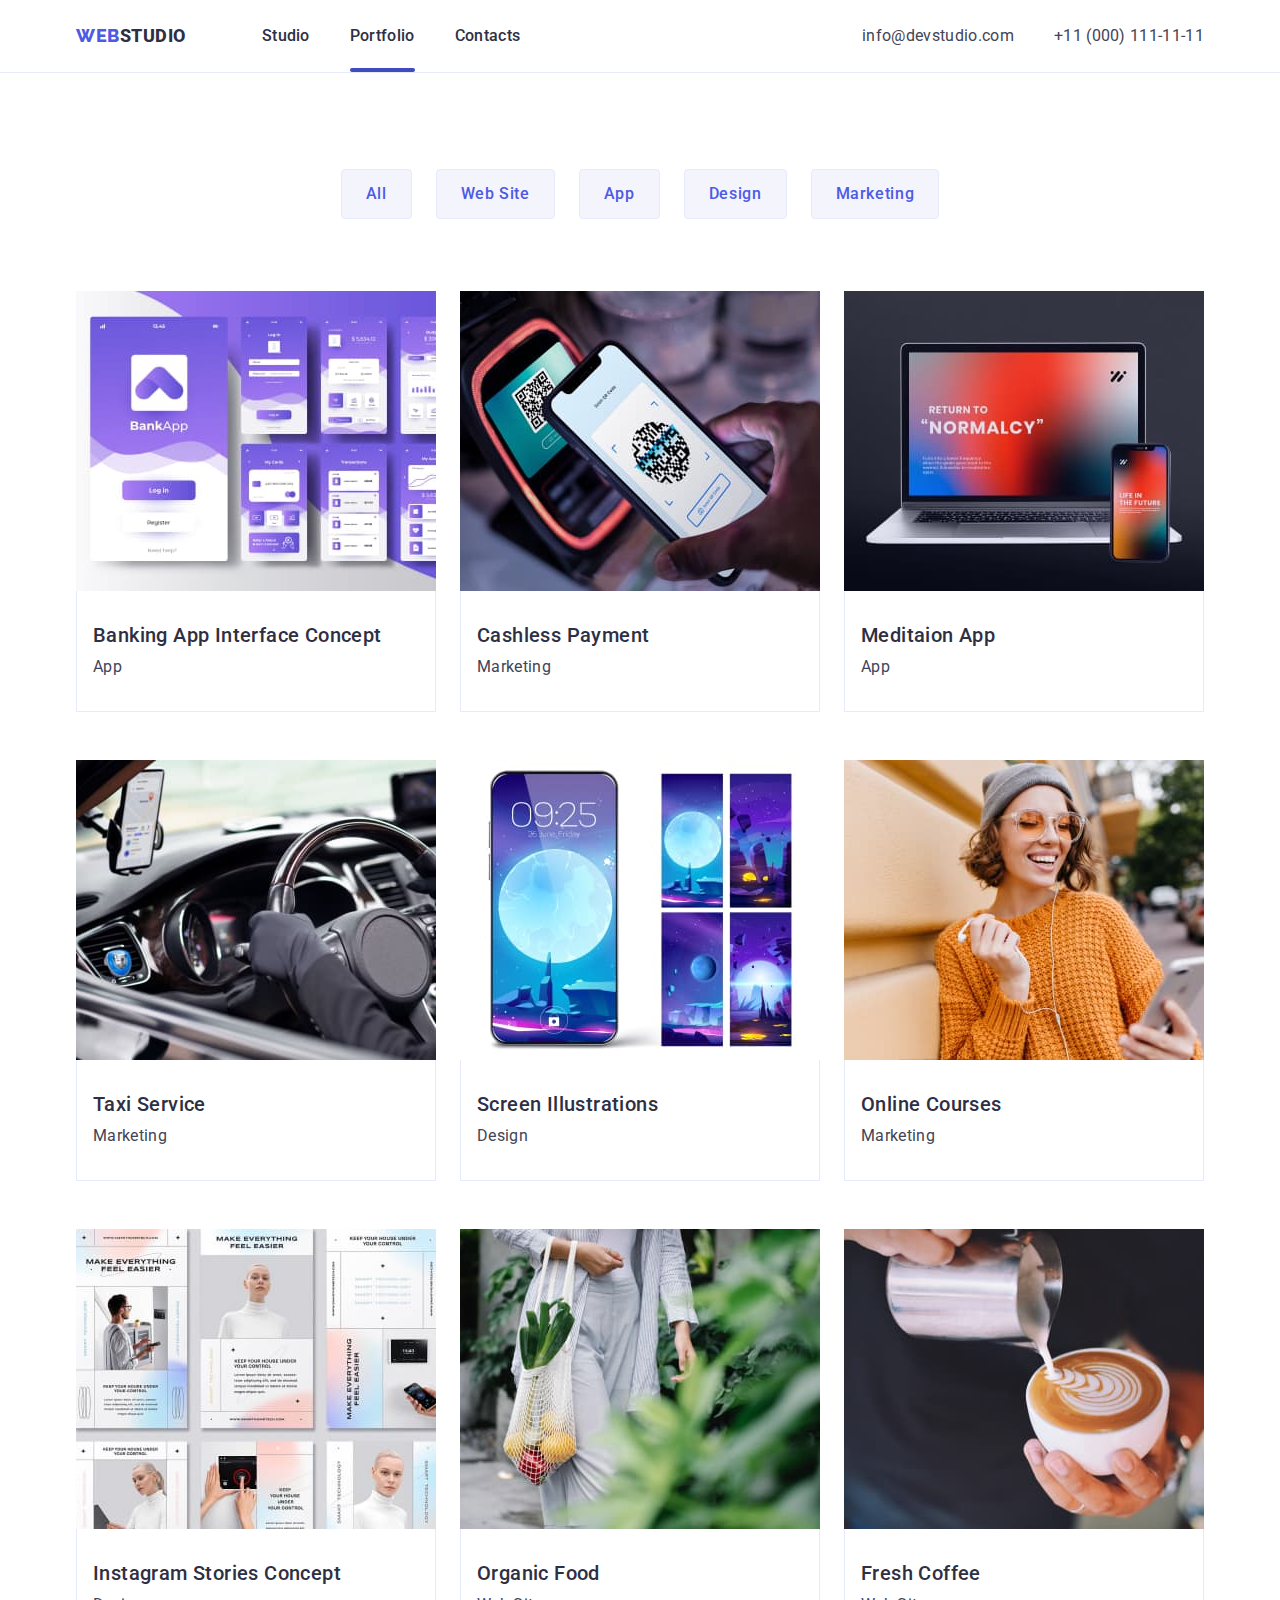
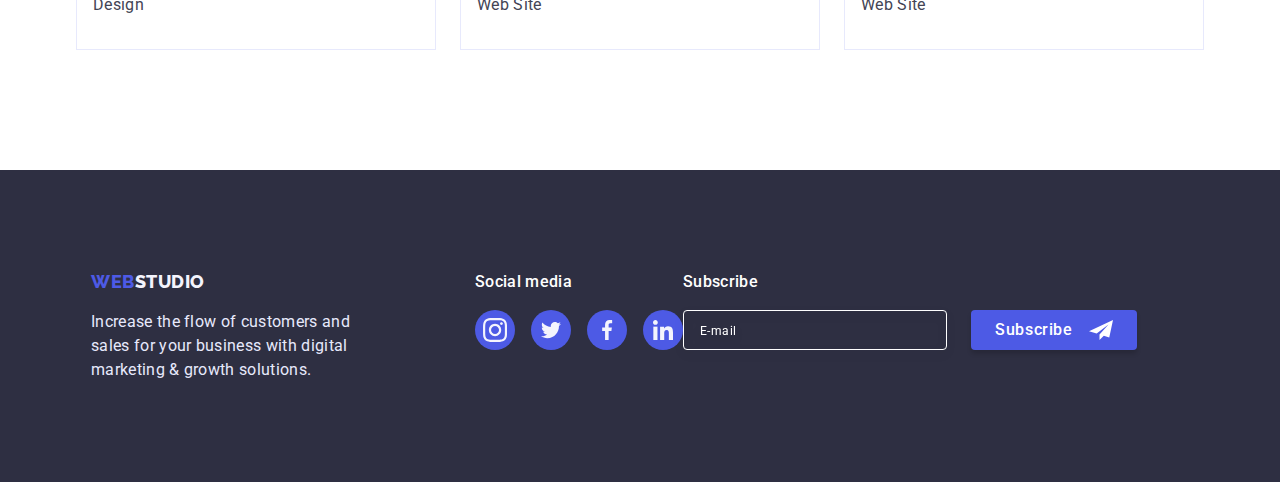
<file: portfolio.html>
<!DOCTYPE html>
<html lang="en">
  <head>
    <meta charset="UTF-8" />
    <meta http-equiv="X-UA-Compatible" content="IE=edge" />
    <meta name="viewport" content="width=device-width, initial-scale=1.0" />
    <title>WebStudio</title>
    <link rel="preconnect" href="https://fonts.googleapis.com" />
    <link rel="preconnect" href="https://fonts.gstatic.com" crossorigin />
    <link
      href="https://fonts.googleapis.com/css2?family=Raleway:wght@800&family=Roboto:wght@400;500;700;900&display=swap"
      rel="stylesheet"
    />
    <link rel="stylesheet" href="./css/styles.css" />
    <link rel="stylesheet" href="./css/mobile.css" />
    <link rel="stylesheet" href="./css/tablet.css" />
    <link rel="stylesheet" href="./css/desktop.css" />
  </head>
  <body>
    <header class="main-header">
      <div class="container">
        <nav class="main-nav">
          <a class="link logo" href="./index.html">
            <span class="logo-part">Web</span>Studio</a
          >
          <ul class="menu list">
            <li class="menu-item">
              <a class="link menu-link" href="./index.html">Studio</a>
            </li>
            <li class="menu-item">
              <a class="link menu-link current" href="./portfolio.html"
                >Portfolio</a
              >
            </li>
            <li class="menu-item">
              <a class="link menu-link" href="">Contacts</a>
            </li>
          </ul>
        </nav>
        <address class="main-address">
          <ul class="list menu-address">
            <li class="addres-item">
              <a class="link contact" href="mailto:info@devstudio.com"
                >info@devstudio.com</a
              >
            </li>
            <li class="addres-item">
              <a class="link contact" href="tel:+110001111111"
                >+11 (000) 111-11-11</a
              >
            </li>
          </ul>
        </address>
      </div>
    </header>
    <main>
      <section class="section-portfolio">
        <div class="container">
          <h1 class="visually-hidden">Portfolio</h1>
          <ul class="prfbtn-list list">
            <li class="prfbnt-item">
              <button class="portfolio-btn" type="button">All</button>
            </li>
            <li class="prfbnt-item">
              <button class="portfolio-btn" type="button">Web Site</button>
            </li>
            <li class="prfbnt-item">
              <button class="portfolio-btn" type="button">App</button>
            </li>
            <li class="prfbnt-item">
              <button class="portfolio-btn" type="button">Design</button>
            </li>
            <li class="prfbnt-item">
              <button class="portfolio-btn" type="button">Marketing</button>
            </li>
          </ul>
          <ul class="portfolio-list list">
            <li class="portfolio-card portfolio-cards">
              <a class="portfolio-link link" href="">
                <div class="portfolio-card-wrapper">
                  <img
                    src="./images/bank.jpg"
                    alt="Banking app"
                    width="360"
                    height="300"
                  />
                  <p class="overlay">
                    14 Stylish and User-Friendly App Design Concepts · Task
                    Manager App · Calorie Tracker App · Exotic Fruit Ecommerce
                    App · Cloud Storage App
                  </p>
                </div>
                <div class="portf-descr">
                  <h3 class="title-portfolio">Banking App Interface Concept</h3>
                  <p class="description-portfolio">App</p>
                </div>
              </a>
            </li>
            <li class="portfolio-card portfolio-cards">
              <a class="portfolio-link link" href="">
                <div class="portfolio-card-wrapper">
                  <img
                    src="./images/cash.jpg"
                    alt="Smartphone in hand"
                    width="360"
                    height="300"
                  />
                  <p class="overlay">
                    14 Stylish and User-Friendly App Design Concepts · Task
                    Manager App · Calorie Tracker App · Exotic Fruit Ecommerce
                    App · Cloud Storage App
                  </p>
                </div>
                <div class="portf-descr">
                  <h3 class="title-portfolio">Cashless Payment</h3>
                  <p class="description-portfolio">Marketing</p>
                </div>
              </a>
            </li>
            <li class="portfolio-card portfolio-cards">
              <a class="portfolio-link link" href="">
                <div class="portfolio-card-wrapper">
                  <img
                    src="./images/meditation.jpg"
                    alt="laptop and smartphone"
                    width="360"
                    height="300"
                  />
                  <p class="overlay">
                    14 Stylish and User-Friendly App Design Concepts · Task
                    Manager App · Calorie Tracker App · Exotic Fruit Ecommerce
                    App · Cloud Storage App
                  </p>
                </div>
                <div class="portf-descr">
                  <h3 class="title-portfolio">Meditaion App</h3>
                  <p class="description-portfolio">App</p>
                </div>
              </a>
            </li>
            <li class="portfolio-card portfolio-cards">
              <a class="portfolio-link link" href="">
                <div class="portfolio-card-wrapper">
                  <img
                    src="./images/taxi.jpg"
                    alt="Taxi"
                    width="360"
                    height="300"
                  />
                  <p class="overlay">
                    14 Stylish and User-Friendly App Design Concepts · Task
                    Manager App · Calorie Tracker App · Exotic Fruit Ecommerce
                    App · Cloud Storage App
                  </p>
                </div>
                <div class="portf-descr">
                  <h3 class="title-portfolio link">Taxi Service</h3>
                  <p class="description-portfolio">Marketing</p>
                </div>
              </a>
            </li>
            <li class="portfolio-card portfolio-cards">
              <a class="portfolio-link link" href="">
                <div class="portfolio-card-wrapper">
                  <img
                    src="./images/screen.jpg"
                    alt="sceen smartphone"
                    width="360"
                    height="300"
                  />
                  <p class="overlay">
                    14 Stylish and User-Friendly App Design Concepts · Task
                    Manager App · Calorie Tracker App · Exotic Fruit Ecommerce
                    App · Cloud Storage App
                  </p>
                </div>
                <div class="portf-descr">
                  <h3 class="title-portfolio">Screen Illustrations</h3>
                  <p class="description-portfolio">Design</p>
                </div>
              </a>
            </li>
            <li class="portfolio-card portfolio-cards">
              <a class="portfolio-link link" href="">
                <div class="portfolio-card-wrapper">
                  <img
                    src="./images/online.jpg"
                    alt="girl with a smartphone"
                    width="360"
                    height="300"
                  />
                  <p class="overlay">
                    14 Stylish and User-Friendly App Design Concepts · Task
                    Manager App · Calorie Tracker App · Exotic Fruit Ecommerce
                    App · Cloud Storage App
                  </p>
                </div>
                <div class="portf-descr">
                  <h3 class="title-portfolio">Online Courses</h3>
                  <p class="description-portfolio">Marketing</p>
                </div>
              </a>
            </li>
            <li class="portfolio-card portfolio-cards">
              <a class="portfolio-link link" href="">
                <div class="portfolio-card-wrapper">
                  <img
                    src="./images/insta.jpg"
                    alt="stories Instagram"
                    width="360"
                    height="300"
                  />
                  <p class="overlay">
                    14 Stylish and User-Friendly App Design Concepts · Task
                    Manager App · Calorie Tracker App · Exotic Fruit Ecommerce
                    App · Cloud Storage App
                  </p>
                </div>
                <div class="portf-descr">
                  <h3 class="title-portfolio">Instagram Stories Concept</h3>
                  <p class="description-portfolio">Design</p>
                </div>
              </a>
            </li>
            <li class="portfolio-card portfolio-cards">
              <a class="portfolio-link link" href="">
                <div class="portfolio-card-wrapper">
                  <img
                    src="./images/food.jpg"
                    alt="vegetables in a bag"
                    width="360"
                    height="300"
                  />
                  <p class="overlay">
                    14 Stylish and User-Friendly App Design Concepts · Task
                    Manager App · Calorie Tracker App · Exotic Fruit Ecommerce
                    App · Cloud Storage App
                  </p>
                </div>
                <div class="portf-descr">
                  <h3 class="title-portfolio">Organic Food</h3>
                  <p class="description-portfolio">Web Site</p>
                </div>
              </a>
            </li>
            <li class="portfolio-card portfolio-cards">
              <a class="portfolio-link link" href="">
                <div class="portfolio-card-wrapper">
                  <img
                    src="./images/coffee.jpg"
                    alt="cup of coffee"
                    width="360"
                    height="300"
                  />
                  <p class="overlay">
                    14 Stylish and User-Friendly App Design Concepts · Task
                    Manager App · Calorie Tracker App · Exotic Fruit Ecommerce
                    App · Cloud Storage App
                  </p>
                </div>
                <div class="portf-descr">
                  <h3 class="title-portfolio">Fresh Coffee</h3>
                  <p class="description-portfolio">Web Site</p>
                </div>
              </a>
            </li>
          </ul>
        </div>
      </section>
    </main>
    <footer class="footer">
      <div class="container social-section">
        <div>
          <a class="link logo-footer" href="./index.html"
            ><span class="logo-part">Web</span>Studio</a
          >
          <div>
            <div class="social-media"></div>
            <div class="footer-p">
              <p class="footer-description">
                Increase the flow of customers and sales for your business with
                digital marketing & growth solutions.
              </p>
            </div>
          </div>
        </div>

        <div class="social-media">
          <p class="social-title">Social media</p>
          <ul class="list social-list-item">
            <li>
              <a href="" class="social-list-link">
                <svg class="social-list-icon" width="24" height="24">
                  <use href="./images/icons.svg#icon-instagram"></use>
                </svg>
              </a>
            </li>
            <li>
              <a href="" class="social-list-link">
                <svg class="social-list-icon" width="20" height="20">
                  <use href="./images/icons.svg#icon-twitter"></use>
                </svg>
              </a>
            </li>
            <li>
              <a href="" class="social-list-link">
                <svg class="social-list-icon" width="20" height="20">
                  <use href="./images/icons.svg#icon-facebook"></use>
                </svg>
              </a>
            </li>
            <li>
              <a href="" class="social-list-link">
                <svg class="social-list-icon" width="20" height="20">
                  <use href="./images/icons.svg#icon-linkedin"></use>
                </svg>
              </a>
            </li>
          </ul>
        </div>
        <div>
          <p class="footer-form-title">Subscribe</p>
          <form class="footer-form">
            <label class="footer-form-fieid">
              <input
                type="text"
                name="user-email"
                class="footer-form-input"
                required
                pattern="[a-zA-Zа-я@]+"
                title="xxxx@xxx.xxx"
                placeholder="E-mail"
              />
            </label>
            <button type="submit" class="footer-form-submit">
              <span class="footer-btn-title">Subscribe</span>
              <svg class="footer-form-icon">
                <use href="./images/icons.svg#icon-Frame-footer"></use>
              </svg>
            </button>
          </form>
        </div>
      </div>
    </footer>
  </body>
</html>
</file>
<file: css/styles.css>
*,
*::before,
*::after {
  box-sizing: border-box;
}
:root {
  --accent-color: #404bbf;
  --praimary-text-color: #2e2f42;
  --secondary-text-color: #434455;
}
h1,
h2,
h3,
h4,
p {
  margin: 0;
}
ul,
ol {
  margin: 0;
  padding: 0;
}
img {
  display: block;
  max-width: 100%;
  width: 100%;
  height: auto;
}
button {
  cursor: pointer;
}

.link {
  text-decoration: none;
}
.list {
  list-style: none;
}

body {
  font-family: "Roboto", sans-serif;
  color: #2e2f42;
  margin: 0;
}
.container {
  width: 100%;
  margin: 0 auto;
  padding-left: 15px;
  padding-right: 15px;
}

@media screen and (min-width: 480px) {

  .container{
    max-width: 428px;
  }
}
@media screen and (min-width: 768px) {
  .container{
    max-width: 768px;
  }
}
@media screen and (min-width: 1158px) {
  .container{
    max-width: 1158px;
  }
}
@media screen and (max-width: 767px) {
  .menu{
    display: none;
  }
  .menu-address{
    display: none;
  } 
  .doing-none{
    display: none;
  }
  .strategies-icon{
    display: none;
  }
}
@media screen and (min-width: 768px) {
  .mobile-menu{
    display: none;
  }
  .mobile-menu-open{
    display: none;
  }
  .doing-none{
    display: none;
  }
  .strategies-icon{
    display: none;
  }
}
.logo-part {
  font-family: "Raleway", sans-serif;
  font-weight: 800;
  font-size: 18px;
  line-height: 1.33;
  letter-spacing: 0.03em;
  text-transform: uppercase;
  color: #4d5ae5;
}
.logo {
  font-weight: 800;
  font-size: 18px;
  line-height: 1.33;
  letter-spacing: 0.03em;
  text-transform: uppercase;
  color: var(--praimary-text-color);
}

.studio-btn {
  font-family: "Roboto";
  font-style: normal;
  font-weight: 500;
  font-size: 16px;
  line-height: 1.5;
  display: flex;
  align-items: center;
  letter-spacing: 0.04em;
  color: #ffffff;
  background-color: #4d5ae5;
  cursor: pointer;
  box-shadow: 0px 4px 4px rgba(0, 0, 0, 0.15);
  border-radius: 4px;
  padding: 16px 32px;
  border: none;
  transition: background-color 250ms cubic-bezier(0.4, 0, 0.2, 1);
}
.studio-btn:hover,
.studio-btn:focus {
  background-color: var(--accent-color);
}



.main-title {
  font-weight: 700;
  text-align: center;
  letter-spacing: 0.02em;
  color: #ffffff;
  margin-left: auto;
  margin-right: auto;
}
.hero {
  background-color: var(--praimary-text-color);
  margin: auto;
  background-repeat: no-repeat;
  background-size: cover;
}
.hero-section {
  display: flex;
  flex-direction: column;
  align-items: center;
}
.info-list{
  padding-top: 32px;
  padding-bottom: 32px;
}
.title {
  font-weight: 500;
  font-size: 20px;
  line-height: 1.2;
  letter-spacing: 0.02em;
  color: var(--praimary-text-color);
  text-align: center;
  margin-bottom: 8px;
}
.title-strategies {
  line-height: 1.2;
  letter-spacing: 0.02em;
  color: var(--praimary-text-color);
  margin-bottom: 8px;
}
.studio-title {
  font-weight: 700;
  font-size: 36px;
  line-height: 1.11;
  text-align: center;
  letter-spacing: 0.02em;
  text-transform: capitalize;
  color: var(--praimary-text-color);
  margin-bottom: 72px;
}
.description {
  font-size: 16px;
  line-height: 1.5;
  letter-spacing: 0.02em;
  color: var(--secondary-text-color);
  text-align: center;
  margin-bottom: 8px;
}
.description-stategies {
  font-size: 16px;
  line-height: 1.5;
  letter-spacing: 0.02em;
  color: var(--secondary-text-color);
}


.visually-hidden {
  position: absolute;
  width: 1px;
  height: 1px;
  margin: -1px;
  border: 0;
  padding: 0;
  white-space: nowrap;
  clip-path: inset(100%);
  clip: rect(0 0 0 0);
  overflow: hidden;
}


.team-list-item {
  display: flex;
  justify-content: center;
  gap: 24px;
}

.team-list-link {
  display: flex;
  justify-content: center;
  align-items: center;
  width: 40px;
  height: 40px;
  border-radius: 50%;
  background-color: #4d5ae5;
  transition: background-color 250ms cubic-bezier(0.4, 0, 0.2, 1);
}
.team-list-link:hover,
.team-list-link:focus {
  background-color: #404bbf;
}




.customers-list-link {
  display: flex;
  justify-content: center;
  align-items: center;
  fill: #8e8f99;
  border: 1px solid #8e8f99;
  border-radius: 4px;
  padding-left: 32px;
  padding-right: 32px;
  padding-top: 16px;
  padding-bottom: 16px;
  width: 100%;
  height: 100%;
  transition: fill 250ms cubic-bezier(0.4, 0, 0.2, 1);
}
.customers-list-link:hover,
.customers-list-link:focus {
  fill: #404bbf;
  border: 1px solid #404bbf;
}



.footer {
  background-color: #2e2f42;
  padding-top: 100px;
  padding-bottom: 100px;
}
.footer-description {
  font-family: "Roboto";
  font-style: normal;
  font-weight: 400;
  font-size: 16px;
  line-height: 1.5;
  letter-spacing: 0.02em;
  color: #e7e9fc;
}

.logo-footer {
  font-family: "Raleway";
  font-weight: 800;
  font-size: 18px;
  line-height: 21px;
  display: flex;
  align-items: center;
  letter-spacing: 0.03em;
  text-transform: uppercase;
  color: #f4f4fd;
  margin-bottom: 16px;
}
.section-team {
  background-color: #f4f4fd;
}
.back-photo-team {
  background-color: #ffffff;
  box-shadow: 0px 1px 6px rgba(46, 47, 66, 0.08),
    0px 1px 1px rgba(46, 47, 66, 0.16), 0px 2px 1px rgba(46, 47, 66, 0.08);
  border-radius: 0px 0px 4px 4px;
}

.social-title {
  font-family: "Roboto";
  font-style: normal;
  font-weight: 500;
  font-size: 16px;
  line-height: 1.5;
  letter-spacing: 0.02em;
  color: #ffffff;
  margin-bottom: 16px;
}
.social-list-item {
  display: flex;
  justify-content: center;
  gap: 16px;
}

.social-list-link {
  display: flex;
  justify-content: center;
  align-items: center;
  width: 40px;
  height: 40px;
  border-radius: 50%;
  background-color: #4d5ae5;
  transition: background-color 250ms cubic-bezier(0.4, 0, 0.2, 1);
}
.social-list-link:hover,
.social-list-link:focus {
  background-color: #31d0aa;
}
.footer-form-title{
  font-family: 'Roboto';
font-style: normal;
font-weight: 500;
font-size: 16px;
line-height: 1.5;
letter-spacing: 0.02em;
color: #FFFFFF;
margin-bottom: 16px;
}

.footer-form-input{
  width: 264px;
  height: 40px;
  outline: none;
  border: 1px solid #FFFFFF;
filter: drop-shadow(0px 4px 4px rgba(0, 0, 0, 0.15));
border-radius: 4px;
background-color: transparent;
padding-left: 16px;
padding-top: 8px;
padding-bottom: 8px;
color: #FFFFFF;
}
.footer-form-input::placeholder{
  font-family: 'Roboto';
font-weight: 400;
font-size: 12px;
line-height: 2;
display: flex;
align-items: center;
letter-spacing: 0.04em;
color: #FFFFFF;
}
.footer-form-icon{
  width: 24px;
  height: 24px;
  margin-left: 16px;
}
.footer-form-submit{
  font-family: "Roboto";
  font-style: normal;
  font-weight: 500;
  font-size: 16px;
  line-height: 1.5;
  letter-spacing: 0.04em;
  color: #ffffff;
  background-color: #4d5ae5;
  cursor: pointer;
  display: flex;
    justify-content: center;
    align-items: center;

  box-shadow: 0px 4px 4px rgba(0, 0, 0, 0.15);
  border-radius: 4px;
  padding: 8px 24px;
  border: none;
  transition: background-color 250ms cubic-bezier(0.4, 0, 0.2, 1);
}
.footer-form-submit:hover,
.footer-form-submit:focus{
  background-color: var(--accent-color);
}



.backdrop{
  position: fixed;
  z-index: 100;
  top: 0;
  left: 0;
  width: 100%;
  height: 100%;
  background-color:  rgba(46, 47, 66, 0.4);
  transition: opacity 250ms cubic-bezier(0.4, 0, 0.2, 1), visibilyty 250ms cubic-bezier(0.4, 0, 0.2, 1) ;
}
.backdrop.is-hidden{
  opacity: 0;
  visibility: hidden;
  pointer-events: none;
}
.modal{
  position: absolute;
  top: 50%;
  left: 50%;
  transform: translate(-50%, -50%);
  width: calc(100% - 30px);
  background-color: #FCFCFC;
  box-shadow: 0px 1px 1px rgba(0, 0, 0, 0.14), 0px 1px 3px rgba(0, 0, 0, 0.12), 0px 2px 1px rgba(0, 0, 0, 0.2);
  border-radius: 4px;
  padding-left: 24px;
  padding-right: 24px;
  padding-bottom: 24px;
}
.modal-close-btn{
  position: absolute;
  top: 24px;
  right: 24px;
  display: flex;
  justify-content: center;
  align-items: center;
  width: 24px;
  height: 24px;
  border-radius: 50%;
  background-color: #E7E9FC;
  border: 1px solid rgba(0, 0, 0, 0.1);
  padding: 0;
  transition: background-color 250ms cubic-bezier(0.4, 0, 0.2, 1);
}
.modal-close-icon{
  transition: fill 250ms cubic-bezier(0.4, 0, 0.2, 1);
}
.modal-close-btn:hover, 
.modal-close-btn:focus {
  background-color: #404BBF;
}
.modal-close-btn:hover .modal-close-icon,  
.modal-close-btn:focus .modal-close-icon {
fill: #FFFFFF;
}

.modal-form{
  display: flex;
  flex-direction: column;
}
.form-title{
  font-family: 'Roboto';
font-weight: 500;
font-size: 16px;
line-height: 1.5;
text-align: center;
letter-spacing: 0.02em;
color: #2E2F42;
display: block;
padding-top: 72px;
margin-bottom: 16px;
}
.modal-form-input{
  width: 100%;
  height: 40px;
  border: 1px solid rgba(33, 33, 33, 0.2);
  border-radius: 4px;
  padding-left: 38px;
  transition: border-color 250ms cubic-bezier(0.4, 0, 0.2, 1);
}
.modal-form-input:focus {
  outline: none; 
  border-color: #4D5AE5 ;
}
.modal-form-input-desc{
  display: block;
  font-family: 'Roboto';
font-weight: 400;
font-size: 12px;
line-height: 1.33;
letter-spacing: 0.04em;
color: #8E8F99;
margin-bottom: 4px;
}
.modal-form-fieid{
  margin-bottom: 8px;
}
.modal-form-input-wrapper{
  display: block;
  position: relative;
}
.modal-input-icon{
  fill: #2E2F42;
  width: 18px;
  height: 24px;
  position: absolute;
  top: 50%;
  left: 16px;
  transform: translate(0, -50%);
  transition: fill 250ms cubic-bezier(0.4, 0, 0.2, 1);
}
.modal-form-input:focus + .modal-input-icon{
  fill: #4D5AE5 ;
}
.modal-form-message{
  resize: none;
  width: 100%;
  height: 120px;
  padding: 8px 16px;
  border-radius: 4px;
  transition: border-color 250ms cubic-bezier(0.4, 0, 0.2, 1);
}
.modal-form-message:focus {
  outline: none;
  border-color: #4D5AE5 ;
}
.modal-form-message::placeholder{
  color: rgba(117, 117, 117, 0.5);
}
.modal-form-check-desc{
  display: flex;
  align-items: center;
  font-family: 'Roboto';
font-weight: 400;
font-size: 12px;
line-height: 1.17;
letter-spacing: 0.04em;
color: #8E8F99;
margin-bottom: 24px;
}
.modal-form-check-desc::before {
content: '';
width: 16px;
height: 16px;
display: block;
border: 1px solid rgba(46, 47, 66, 0.4);
border-radius: 2px;
cursor: pointer;
margin-right: 8px;
flex-shrink: 0;
}
.modal-form-check:checked + .modal-form-check-desc::before{
background-color: #4D5AE5;
background-image: url(../images/check.svg);
background-repeat: no-repeat;
background-position: 50% 50% ;
}
.modal-form-check:focus + .modal-form-check-desc::before{
  border: 1px solid #404BBF;
border-radius: 2px;
  }
  .modal-deskr-policy{
    color: #4D5AE5;
  }
.modal-form-submit{
  font-family: "Roboto";
  font-style: normal;
  font-weight: 500;
  font-size: 16px;
  line-height: 1.5;
  letter-spacing: 0.04em;
  color: #ffffff;
  background-color: #4d5ae5;
  cursor: pointer;
  display: flex;
  align-items: center;
  align-self: center;
  box-shadow: 0px 4px 4px rgba(0, 0, 0, 0.15);
  border-radius: 4px;
  padding: 16px 32px;
  border: none;
  transition: background-color 250ms cubic-bezier(0.4, 0, 0.2, 1);
}
.modal-btn-title{
  width: 105px;
  height: 24px;
}
.modal-form-submit:hover,
.modal-form-submit:focus{
  background-color: var(--accent-color);
}
</file>
<file: css/mobile.css>
.mobile-menu-open-icon{
    width: 32px;
    height: 32px;
}
.header-container{
    display: flex;
    align-items: center;
   justify-content: space-between;

}
@media screen and (max-width: 767px){
  .main-header{
    padding-top: 24px;
    padding-bottom: 24px;
  }
  .section {
    padding-top: 96px;
    padding-bottom: 96px;
  }
    .mobile-menu-open{
        background-color: transparent;
        border: none;
        padding: 0;
        }
        .mobile-menu{
            position: fixed;
            width: 100%;
            height: 100%;
            z-index: 1000;
            top: 0;
            left: 0;
            background-color: #FFFFFF;
            box-shadow: 0px 2px 1px rgba(46, 47, 66, 0.08), 0px 1px 1px rgba(46, 47, 66, 0.16), 0px 1px 6px rgba(46, 47, 66, 0.08);
            opacity: 0;
            visibility: hidden;
            pointer-events: none;
            transition: opacity 250ms cubic-bezier(0.4, 0, 0.2, 1), visibility 250ms cubic-bezier(0.4, 0, 0.2, 1);
        }
       
        .mobile-menu.is-open {
            opacity: 1;
            visibility: visible;
            pointer-events: auto;
        
        }
        .mobile-menu-close-icon{
            width: 8px;
            height: 8px;
            fill: #2E2F42;
        }
        .mobile-menu-close-btn{
          position: absolute;
          top: 24px;
          right: 24px;
          display: flex;
          justify-content: center;
          align-items: center;
          width: 24px;
          height: 24px;
          border-radius: 50%;
          background-color: #E7E9FC;
          border: 1px solid #2E2F42;
          padding: 0;
          transition: background-color 250ms cubic-bezier(0.4, 0, 0.2, 1);
        }
        .mobile-menu-container{
          display: flex;
          margin: auto;
          flex-direction: column;
            position: relative;
            padding-top: 80px;
            padding-left: 40px;
            padding-bottom: 40px;
            height: 100%;
            margin: 0;
        }
        .mob-menu-list{
          height: 100%;
          display: flex;
          flex-direction: column;
          justify-content: space-between;
        }

.mob-menu-link {
  font-family: 'Roboto';
font-style: normal;
font-weight: 700;
font-size: 36px;
line-height: 1.11;
letter-spacing: 0.02em;
text-transform: capitalize;
color: #2E2F42;
    position: relative;
    transition: color 250ms cubic-bezier(0.4, 0, 0.2, 1);
  }
  .mob-menu-link.current {
    transition: color #404BBF;
    color: #404BBF;
  }
  .menu-link:hover,
  .menu-link:focus {
    color: var(--accent-color);}

.mobile-menu-item:not(:last-child) {
  margin-bottom: 40px;
}
  .mobile-menu-numbr {
    display: block;
    font-family: 'Roboto';
    font-style: normal;
    font-weight: 700;
    font-size: 26px;
    line-height: 1.1;
    letter-spacing: 0.02em;
    color: #4D5AE5;
    transition: color 250ms cubic-bezier(0.4, 0, 0.2, 1);
    margin-bottom: 40px;
  }
  .mobile-menu-numbr:hover,
  .mobile-menu-numbr:focus {
    color: var(--accent-color);
  }
  .mobile-menu-mail{
    font-family: 'Roboto';
font-style: normal;
font-weight: 500;
font-size: 20px;
line-height: 1.2;
letter-spacing: 0.02em;
color: #434455;
  }
  .mobile-menu-mail:hover,
  .mobile-menu-mail:focus {
    color: var(--accent-color);
  }
  .mobile-menu-link {
    display: flex;
    justify-content: center;
    align-items: center;
    width: 40px;
    height: 40px;
    border-radius: 50%;
    background-color: #4d5ae5;
    transition: background-color 250ms cubic-bezier(0.4, 0, 0.2, 1);
  }
  .mobile-menu-link:hover,
  .mobile-menu-link:focus {
    background-color: #404bbf;
  }
 .mob-menu-item{
  margin-top: 48px;
 }
  .mobile-menu-item {
    display: flex;
    justify-content: space-between;
  }


  .main-title {
    margin-bottom: 72px;
    max-width: 320px;
    font-size: 36px;
    line-height: 1.11;
  }
  .hero {
    padding-top: 112px;
    padding-bottom: 112px;
  }
  .hero{
    background-image: linear-gradient(
      rgba(46, 47, 66, 0.7),
      rgba(46, 47, 66, 0.7)
    ), url(../images/mob-1x-hero-bg-img.jpg);
  }
  @media (min-device-pixel-ratio: 2),
  (min-resolution: 192dpi),
  (min-resolution: 2dppx) {
    .hero{
      background-image:linear-gradient(
        rgba(46, 47, 66, 0.7),
        rgba(46, 47, 66, 0.7)
      ), url(../images/mob-2x-hero-bg-img.jpg);
    }
  }
  .title-strategies {
    font-weight: 700;
    font-size: 34px;
    text-align: center;
  }
  .description-stategies {
    font-weight: 500;
  }
  .strategies-card:not(:last-child) {
    margin-bottom: 72px;
  }
  .team-card:not(:last-child) {
    margin-bottom: 72px;
  } 
  .customers-list-item {
    display: flex;
    flex-wrap: wrap;
  gap: 16px;
  row-gap: 72px;
  }
  .customers-list-link {
    padding: 0;
  }
    .customers-item {
    width: calc((100% - 16px) / 2) ;
    height: 88px;
  }
  .section-cont{
    max-width: 392px;
  }
  .footer{
    text-align: center;
    flex-direction: column;
  } 
  .logo-f{
    display: flex;
    flex-direction: column;
    align-items: center;
  }
  .footer-description {
    text-align: left;
    max-width: 264px;
  }
  .social-section{
    max-width: 396px;
  }
  .social-title{
    margin-top: 72px;
  }

  .footer-form-title{
    margin-top: 72px;
  }
  .footer-form-submit{
    margin: auto;
    margin-top: 16px;
  }
  .footer-form-input{
    padding-right: 16px;
    min-width: 100%;
  }

}
</file>
<file: css/tablet.css>
@media screen and (min-width: 768px) {
  .section {
    padding-top: 96px;
    padding-bottom: 96px;
  }
    .main-header .container {
        display: flex;
        justify-content: space-between;
      }
      .main-header {
        display: flex;
        align-items: center;
        border-bottom: 1px solid #e7e9fc;
      }
      .main-nav {
        display: flex;
        align-items: center;
      }
      .menu {
        display: flex;
        align-items: center;
      }
      .logo {
        margin-right: 120px;
      }
.menu-link {
    font-weight: 500;
    font-size: 16px;
    line-height: 1.5;
    letter-spacing: 0.02em;
    color: var(--praimary-text-color);
    position: relative;
    transition: color 250ms cubic-bezier(0.4, 0, 0.2, 1);
    margin-right: 24px;
    padding-bottom: 24px;
    padding-top: 24px;
    display: block;
  }
  .menu-link:hover,
  .menu-link:focus {
    color: var(--accent-color);
  }
  .contact {
    font-style: normal;
    font-size: 12px;
    line-height: 1.16;
    letter-spacing: 0.02em;
    color: var(--secondary-text-color);
    transition: color 250ms cubic-bezier(0.4, 0, 0.2, 1);
  }

  .contact:hover,
  .contact:focus {
    color: var(--accent-color);
  }
.current.menu-link::after{
    content: '';
    position: absolute;
    left: 0;
    bottom: 0;
    display: block;
    width: 100%;
    height: 4px;
    border-radius: 2px;
    background-color: #404BBF;
    transition: bachground-color 250ms cubic-bezier(0.4, 0, 0.2, 1);
  }
  .current.menu-link:hover::after,
  .current.menu-link:focus::after{
    background-color: #404BBF;
    border-radius: 2px;
  } 


  .main-title {
    font-size: 56px;
  line-height: 1.07;
    margin-bottom: 36px;
    width: 496px;
  }
  .hero {
    padding-top: 112px;
    padding-bottom: 112px;
  }
  .hero{
    background-image:linear-gradient(
      rgba(46, 47, 66, 0.7),
      rgba(46, 47, 66, 0.7)
    ),
     url(../images/tabl-1x-hero-bg-img.jpg);
  }
  @media (min-device-pixel-ratio: 2),
  (min-resolution: 192dpi),
  (min-resolution: 2dppx) {
    .hero{
      background-image:linear-gradient(
        rgba(46, 47, 66, 0.7),
        rgba(46, 47, 66, 0.7)
      ),
       url(../images/tabl-2x-hero-bg-img.jpg);
    }
}
.title-strategies {
  font-weight: 700;
  font-size: 34px;
}
.description-stategies {
  font-weight: 500;
}
.strategies-list{
  display: flex;
  flex-wrap: wrap;
  gap: 24px;
  row-gap: 72px;
}
.strategies-card {
  width: calc((100% - 24px) / 2) ;
}
  
  .team-card {
    width: calc((100% - 24px) / 2) ;
  
  }
  .team-list {
    display: flex;
    flex-wrap: wrap;
gap: 24px;
row-gap: 72px;
  }
  .section-cont{
    width: 582px;
  }
  .customers-list-item {
    display: flex;
    flex-wrap: wrap;
    gap: 24px;
    row-gap: 72px;
  }
  .customers-item {
    width: calc((100% - 24px*2) / 3) ;
  }
.logo-f{
  margin-right: 24px;
}
  .footer-p{
    width: 264px;
  }
  .footer-form{
    display: flex;
  }
  .footer-form-submit{
   margin-left: 24px;
  
  }
  .social-section {
    display: flex;
    flex-wrap: wrap;
    justify-content: flex-start;
    row-gap: 72px;
    max-width: 582px;
  }
  .modal{
    width: 408px;
    height: 586px;
  }
 
}
</file>
<file: css/desktop.css>
@media screen and (min-width: 1158px) {
.section {
    padding-top: 120px;
    padding-bottom: 120px;
  }
  .main-address {
    display: flex;
    align-items: center;
  }
  .menu-address {
    display: flex;
    align-items: center;
  }
  .contact {
    font-style: normal;
    font-size: 16px;
    line-height: 1.5;
    letter-spacing: 0.02em;
    color: var(--secondary-text-color);
    transition: color 250ms cubic-bezier(0.4, 0, 0.2, 1);
  }

  .contact:hover,
  .contact:focus {
    color: var(--accent-color);
  }
  .addres-item:not(:last-child) {
    margin-right: 40px;
  }
  .menu-link{
    margin-right: 0;
  }
  .menu-item:not(:last-child) {
    margin-right: 40px;
  }

  .logo {
    margin-right: 76px;
  }

  .main-title {
    font-size: 56px;
  line-height: 1.07;
    width: 496px;
    margin-bottom: 48px;
  }
  .hero {
    padding-top: 188px;
    padding-bottom: 188px;
  }
  .hero{
    background-image:linear-gradient(
      rgba(46, 47, 66, 0.7),
      rgba(46, 47, 66, 0.7)
    ),
     url(../images/hero-bg-img.jpg);
  }
  @media (min-device-pixel-ratio: 2),
  (min-resolution: 192dpi),
  (min-resolution: 2dppx) {
    .hero{
      background-image:linear-gradient(
        rgba(46, 47, 66, 0.7),
        rgba(46, 47, 66, 0.7)
      ),
       url(../images/2x-hero-bg-img.jpg);
    }
}

.title-strategies {
  font-weight: 500;
  font-size: 20px;
}
.description-stategies {
  font-weight: 400;
}
.strategies-icon {
  display: block;
  background-color: #f4f4fd;
  border-radius: 4px;
  padding: 24px 100px;
  margin-bottom: 8px;
}
.strategies-item {
  width: 64px;
  height: 64px;
}
.strategies-card {
  margin: 0;
  width: 264px;
}
.strategies-list{
  display: flex;
  gap: 24px;
}
.strategies-card {
  width: calc((100% - 24px*3) / 4) ;
}
.doing-none
{display: block;
}
  .doing-sectoin {
    display: block;
    padding-top: 0;
    }
    .doing-list {
      display: flex;
    }
    .doing-card:not(:nth-child(3)) {
      margin-right: 24px;
    }

  .team-card {
    width: calc((100% - 24px) / 4) ;
  
  }
  .team-list {
    display: flex;
    flex-wrap: nowrap;
    gap: 24px;
  }
  .customers-list-item {
    display: flex;
    justify-content: center;
    gap: 24px;
  }
  .customers-item {
    width: calc((100% - 24px*6) / 6) ;
  }
.section-cont{
  width: 1128px;
}
  .footer-p {
    width: 264px;
  }
  .logo-f{
    margin-right: 0;
  }
  .social-media {
    margin-left: 120px;
  }
  .social-section {
    display: flex;
    flex-wrap: nowrap;
    margin-left: auto;
    max-width: 1128px;
  }
  .sabscribe-form{
    margin-left: 80px;
  }

  .footer-form{
    display: flex;
}
}


  .section-portfolio {
    margin-top: 96px;
    width: 586;
  }
  .prfbtn-list {
    display: flex;
    justify-content: center;
  }
  .prfbnt-item:not(:nth-child(5)) {
    margin-right: 24px;
  }
  .portfolio-btn {
    font-family: "Roboto";
    font-style: normal;
    font-weight: 500;
    font-size: 16px;
    line-height: 1.5;
    display: flex;
    align-items: center;
    text-align: center;
    letter-spacing: 0.04em;
    color: #4d5ae5;
    background-color: #f4f4fd;
    cursor: pointer;
    padding: 12px 24px;
  
    border: 1px solid #e7e9fc;
    border-radius: 4px;
    transition: background-color 250ms cubic-bezier(0.4, 0, 0.2, 1), color 250ms cubic-bezier(0.4, 0, 0.2, 1) ;
  }
  .portfolio-btn:hover,
  .portfolio-btn:focus {
    color: #ffffff;
    background-color: var(--accent-color);
    box-shadow: 0px 3px 1px rgba(0, 0, 0, 0.1), 0px 2px 1px rgba(0, 0, 0, 0.08),
      0px 2px 2px rgba(0, 0, 0, 0.12);
    border-radius: 4px;
    padding: 12px 24px;
  }
  
  .portfolio-list {
    margin-top: 72px;
    margin-bottom: 120px;
    display: flex;
    flex-wrap: wrap;
  }
  .portfolio-card:not(:nth-child(3n)) {
    margin-right: 24px;
  }
  .portfolio-card:not(:nth-last-child(-n + 3)) {
    margin-bottom: 48px;
  }
  .portfolio-link{
    cursor: pointer;
  }
  .portfolio-cards {
    display: block;
    transition: box-shadow 250ms cubic-bezier(0.4, 0, 0.2, 1);
  }
  
  .portfolio-cards:hover,
  .portfolio-cards:focus {
    box-shadow: 0px 1px 6px rgba(46, 47, 66, 0.08),
      0px 1px 1px rgba(46, 47, 66, 0.16), 0px 2px 1px rgba(46, 47, 66, 0.08);
  }
  .portfolio-card-wrapper{
    position: relative;
    overflow: hidden;
  
  }
  .overlay{
    position: absolute;
    top: 0;
    left: 0;
    width: 100%;
    height: 100%;
    overflow-y: auto;
    transition: transform 250ms cubic-bezier(0.4, 0, 0.2, 1);
    transform: translate(0, 100%);
    font-family: 'Roboto';
    font-weight: 400;
    font-size: 16px;
    line-height: 1.5;
    letter-spacing: 0.02em;
    color: #F4F4FD;
    background-color: #4D5AE5;
    background-blend-mode: soft-light;
    mix-blend-mode: normal;
    padding-top: 40px;
    padding-left: 32px;
    padding-right: 32px;
    padding-bottom: 164px;
  }
  .portfolio-link:hover .overlay, 
  .portfolio-link:focus .overlay{
    transform: translate(0, 0);
  }
  .description-portfolio {
    font-size: 16px;
    line-height: 1.5;
    letter-spacing: 0.02em;
    color: var(--secondary-text-color);
  }
  .title-portfolio {
    font-weight: 500;
    font-size: 20px;
    line-height: 1.2;
    letter-spacing: 0.02em;
    color: var(--praimary-text-color);
    margin-bottom: 8px;
  }
  .portf-descr {
    border-right: 1px solid #e7e9fc;
    border-bottom: 1px solid #e7e9fc;
    border-left: 1px solid #e7e9fc;
    padding-top: 32px;
    padding-left: 16px;
    padding-bottom: 32px;
  }
</file>
